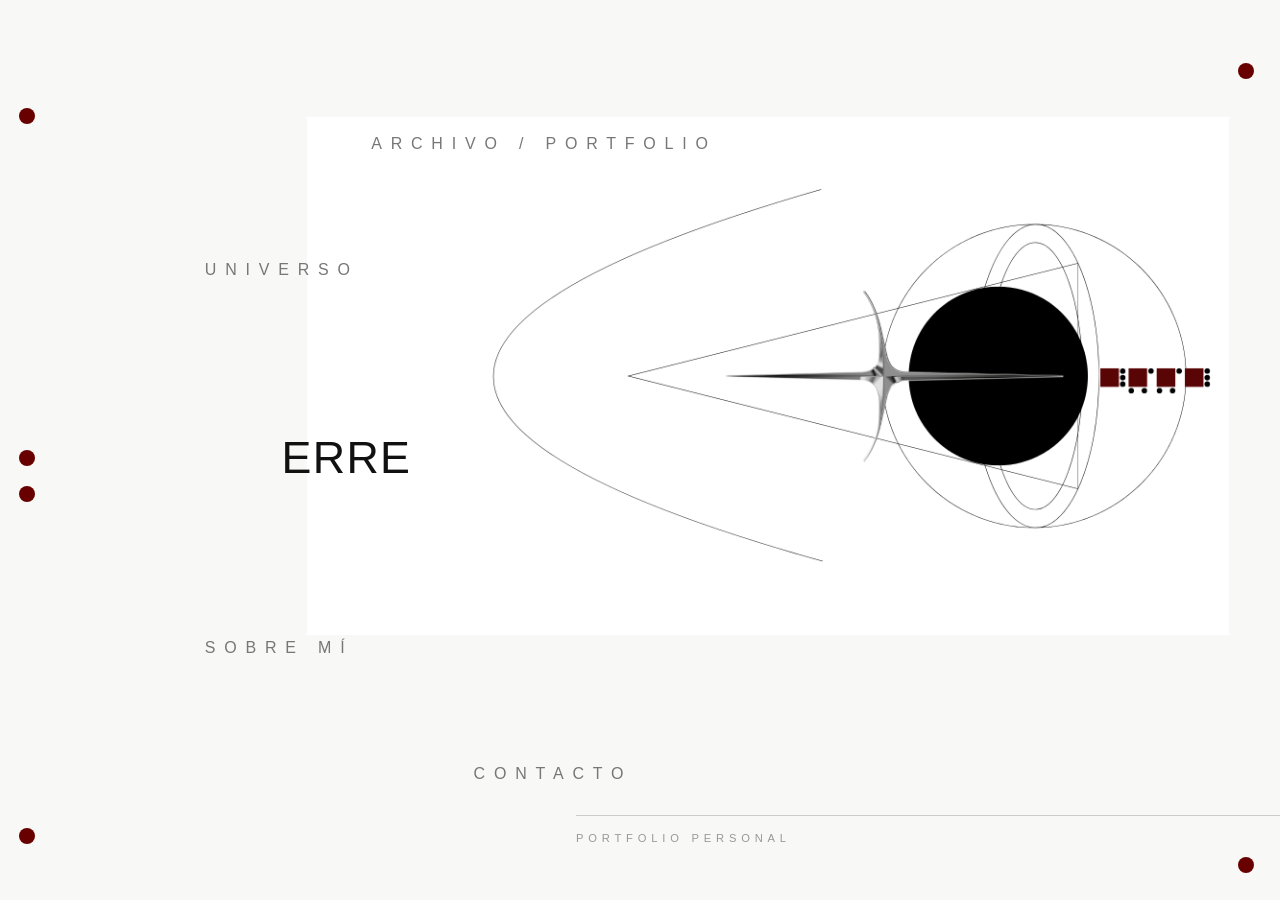
<file: index.html>
<!DOCTYPE html>
<html lang="es">
<head>
    <meta charset="UTF-8">
    <meta name="viewport" content="width=device-width, initial-scale=1.0">
    <title>ERRE | Portfolio</title>
    <link rel="stylesheet" href="css/estilos.css">
</head>

<body class="body-home">

    <header class="header-home">
        <nav>
            <a class="nav-home archivo-link" href="archivo.html">ARCHIVO / PORTFOLIO</a>
            <a class="nav-home universo-link" href="universo.html">UNIVERSO</a>
            <a class="nav-home sobre-link" href="sobre-mi.html">SOBRE MÍ</a>
            <a class="nav-home contacto-link" href="contacto.html">CONTACTO</a>
        </nav>
    </header>

    <main class="home">
        <div class="punto p1"></div>
        <div class="punto p2"></div>
        <div class="punto p3"></div>
        <div class="punto p4"></div>
        <div class="punto p5"></div>
        <div class="punto p6"></div>

        <section class="hero-home">
            <h1>ERRE</h1>
            <img src="img/3.png" alt="Imagen principal del portfolio">
        </section>
    </main>

    <footer class="footer-home">
        <p>PORTFOLIO PERSONAL</p>
    </footer>

</body>
</html>
</file>
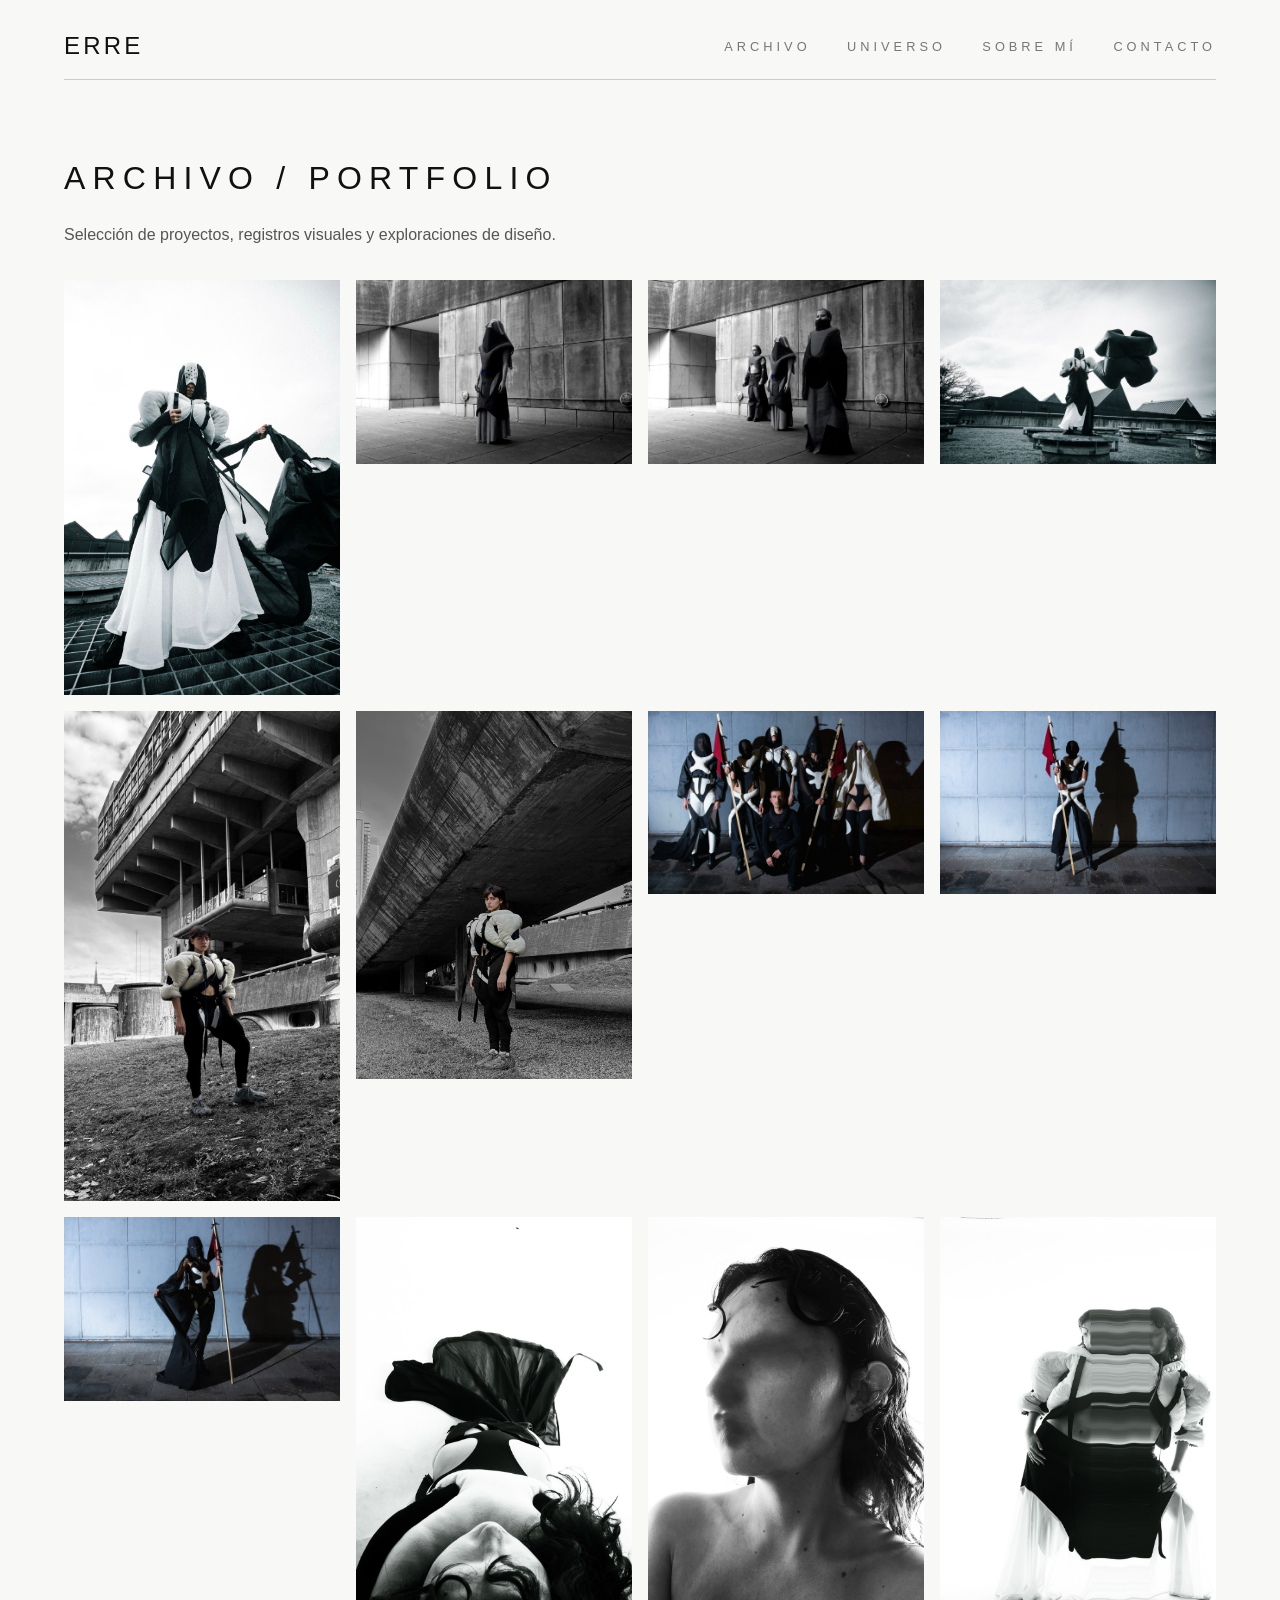
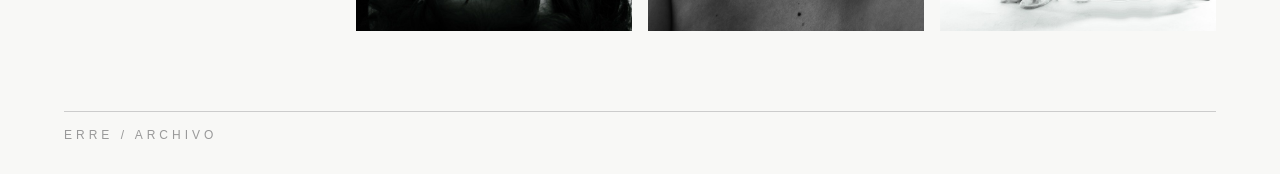
<file: archivo.html>
<!DOCTYPE html>
<html lang="es">
<head>
    <meta charset="UTF-8">
    <meta name="viewport" content="width=device-width, initial-scale=1.0">
    <title>Archivo | ERRE</title>
    <link rel="stylesheet" href="css/estilos.css">
</head>

<body>

    <header class="header-interno">
        <a class="logo" href="index.html">ERRE</a>
        <nav>
            <a href="archivo.html">ARCHIVO</a>
            <a href="universo.html">UNIVERSO</a>
            <a href="sobre-mi.html">SOBRE MÍ</a>
            <a href="contacto.html">CONTACTO</a>
        </nav>
    </header>

    <main class="pagina">
        <h1>ARCHIVO / PORTFOLIO</h1>
        <p>Selección de proyectos, registros visuales y exploraciones de diseño.</p>

        <section class="galeria">
            <a href="proyecto-000.html"><img src="img/archivo.jpg" alt="Proyecto archivo"></a>
            <a href="proyecto-001.html"><img src="img/archivo2.jpg" alt="Proyecto archivo"></a>
            <a href="proyecto-002.html"><img src="img/archivo3.jpg" alt="Proyecto archivo"></a>
            <img src="img/archivo4.jpg" alt="Proyecto archivo">
            <img src="img/archivo5.jpg" alt="Proyecto archivo">
            <img src="img/archivo6.jpg" alt="Proyecto archivo">
            <img src="img/archivo8.jpg" alt="Proyecto archivo">
            <img src="img/archivo10.jpg" alt="Proyecto archivo">
            <img src="img/archivo11.jpg" alt="Proyecto archivo">
            <img src="img/archivo12.jpg" alt="Proyecto archivo">
            <img src="img/archivo13.jpg" alt="Proyecto archivo">
            <img src="img/archivo14.jpg" alt="Proyecto archivo">
        </section>
    </main>

    <footer>
        <p>ERRE / ARCHIVO</p>
    </footer>

</body>
</html>
</file>
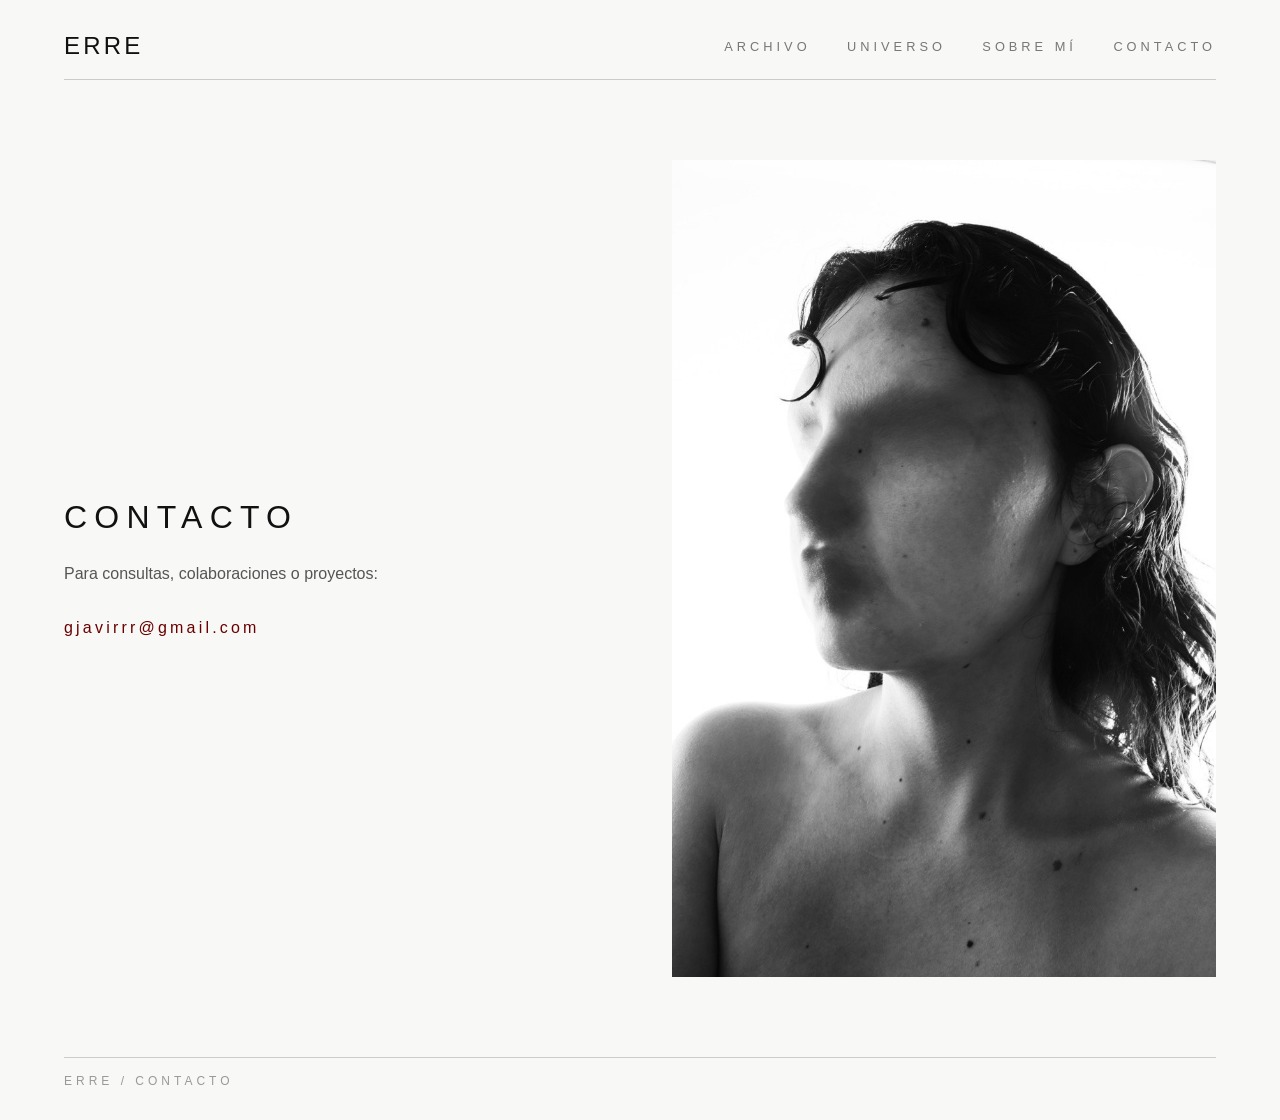
<file: contacto.html>
<!DOCTYPE html>
<html lang="es">
<head>
    <meta charset="UTF-8">
    <meta name="viewport" content="width=device-width, initial-scale=1.0">
    <title>Contacto | ERRE</title>
    <link rel="stylesheet" href="css/estilos.css">
</head>

<body>

    <header class="header-interno">
        <a class="logo" href="index.html">ERRE</a>
        <nav>
            <a href="archivo.html">ARCHIVO</a>
            <a href="universo.html">UNIVERSO</a>
            <a href="sobre-mi.html">SOBRE MÍ</a>
            <a href="contacto.html">CONTACTO</a>
        </nav>
    </header>

    <main class="pagina texto-imagen">
        <section>
            <h1>CONTACTO</h1>
            <p>Para consultas, colaboraciones o proyectos:</p>
            <a class="mail" href="mailto:gjavirrr@gmail.com">gjavirrr@gmail.com</a>
        </section>

        <img src="img/archivo13.jpg" alt="Imagen de contacto">
    </main>

    <footer>
        <p>ERRE / CONTACTO</p>
    </footer>

</body>
</html>
</file>
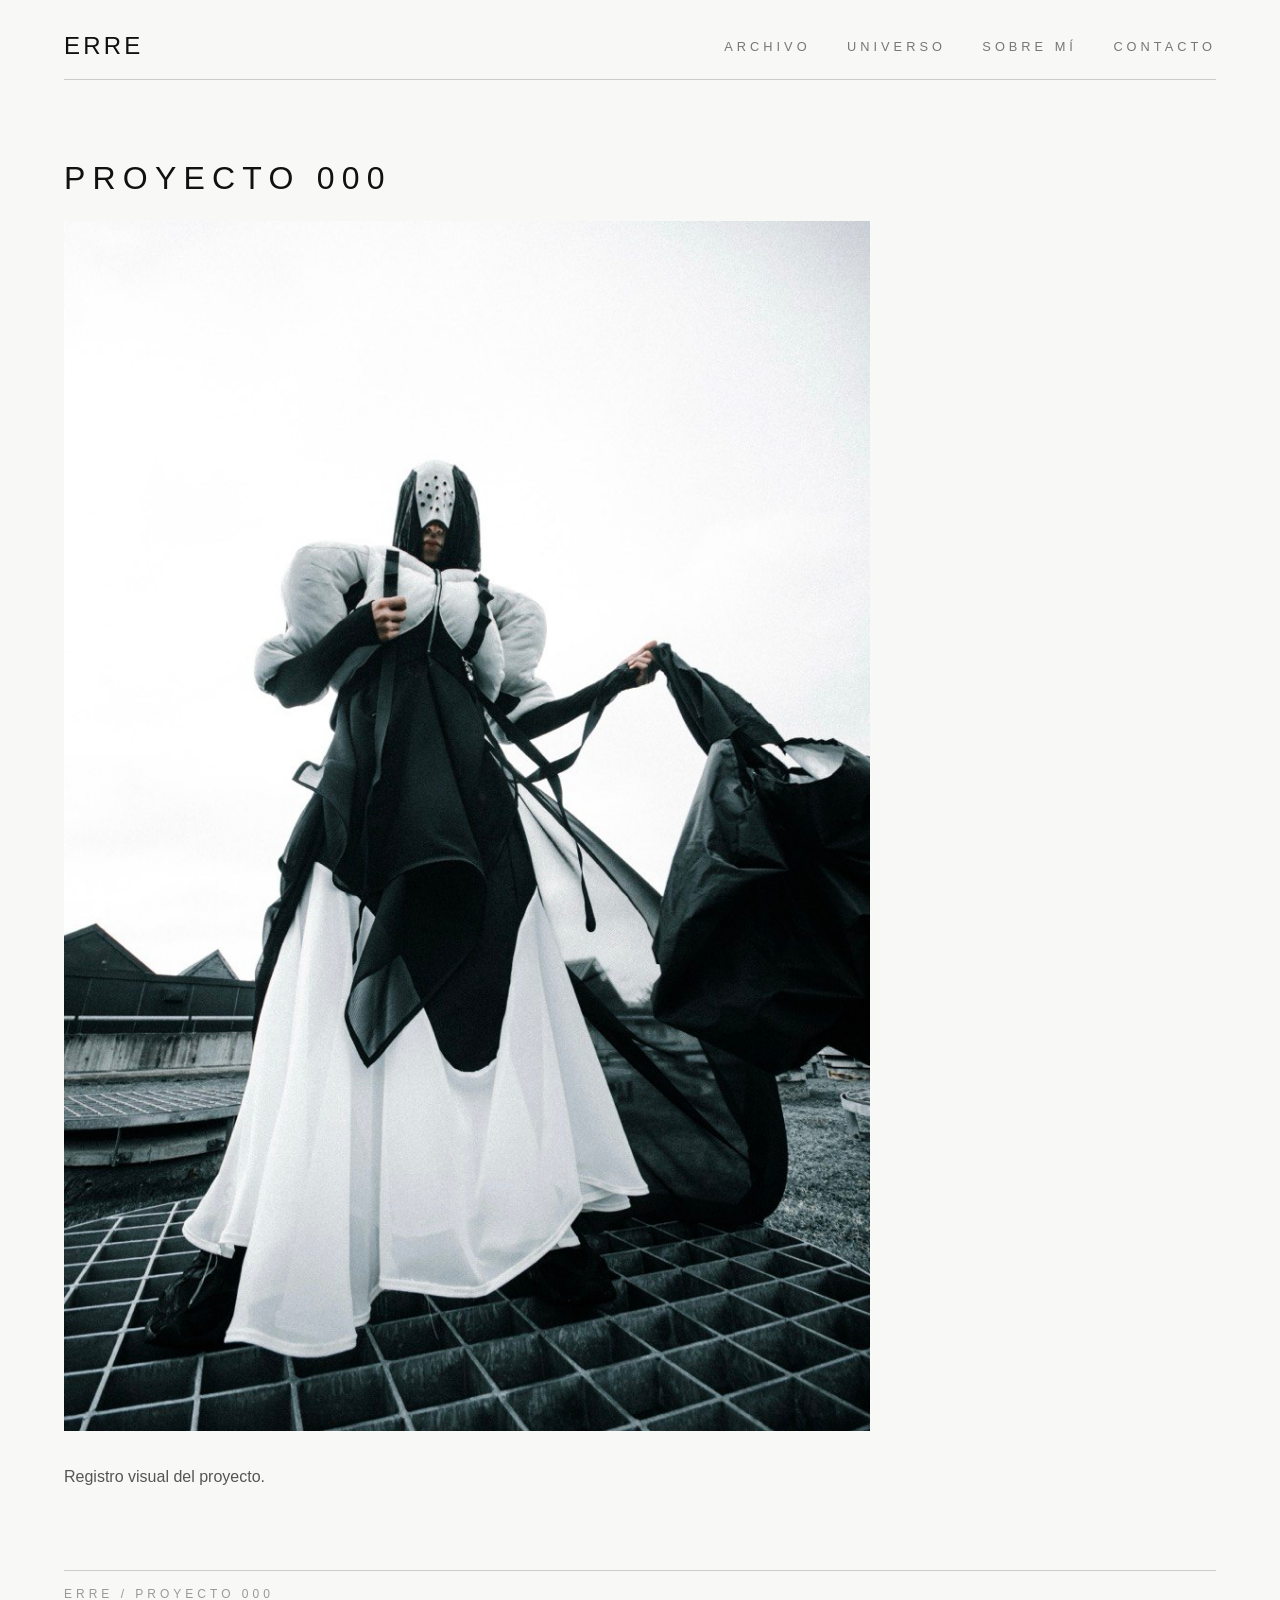
<file: proyecto-000.html>
<!DOCTYPE html>
<html lang="es">
<head>
    <meta charset="UTF-8">
    <meta name="viewport" content="width=device-width, initial-scale=1.0">
    <title>Proyecto 000 | ERRE</title>
    <link rel="stylesheet" href="css/estilos.css">
</head>

<body>

    <header class="header-interno">
        <a class="logo" href="index.html">ERRE</a>
        <nav>
            <a href="archivo.html">ARCHIVO</a>
            <a href="universo.html">UNIVERSO</a>
            <a href="sobre-mi.html">SOBRE MÍ</a>
            <a href="contacto.html">CONTACTO</a>
        </nav>
    </header>

    <main class="pagina proyecto">
        <h1>PROYECTO 000</h1>
        <img src="img/archivo.jpg" alt="Proyecto 000">
        <p>Registro visual del proyecto.</p>
    </main>

    <footer>
        <p>ERRE / PROYECTO 000</p>
    </footer>

</body>
</html>
</file>
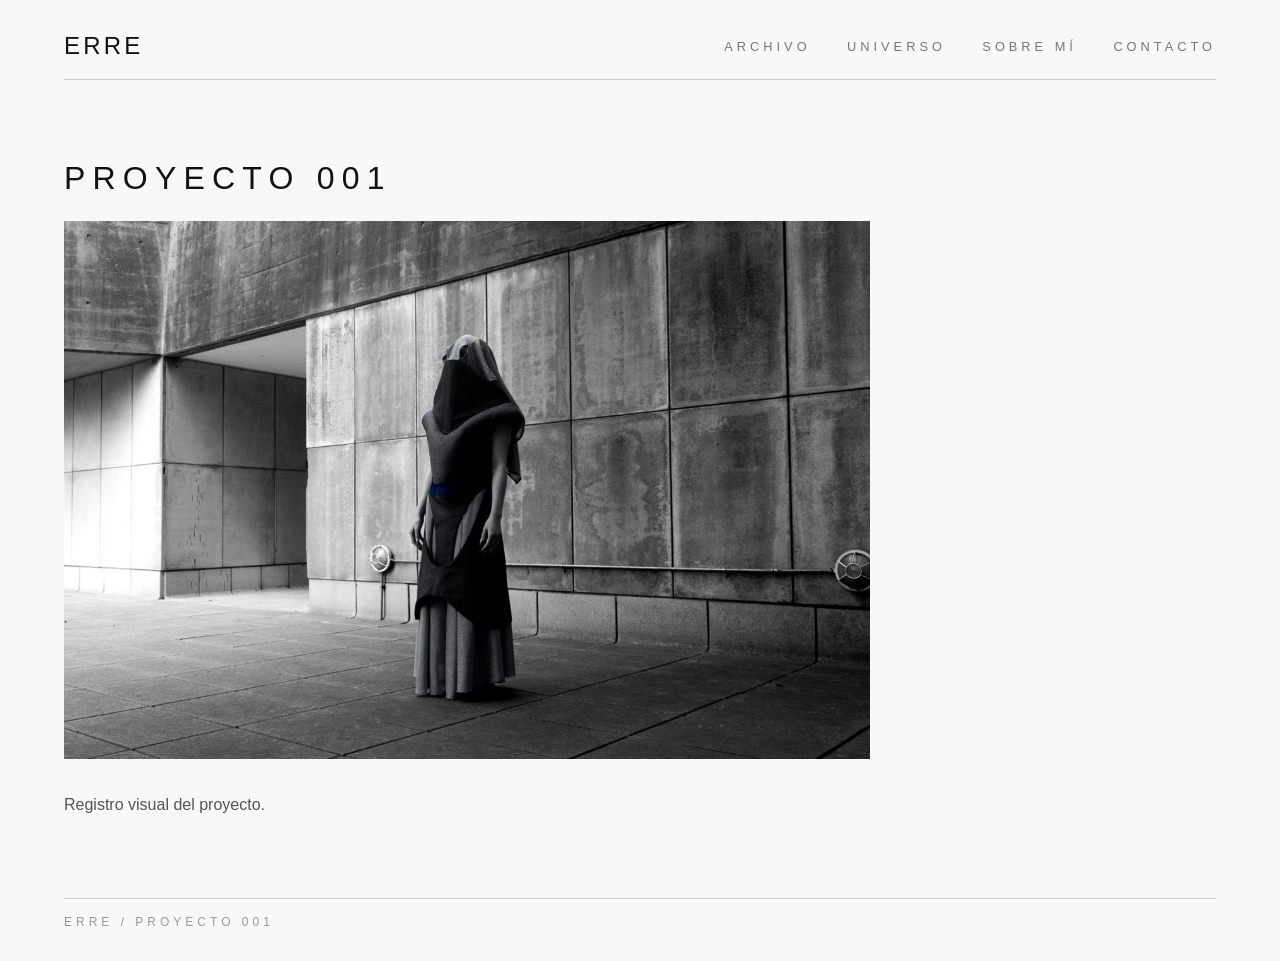
<file: proyecto-001.html>
<!DOCTYPE html>
<html lang="es">
<head>
    <meta charset="UTF-8">
    <meta name="viewport" content="width=device-width, initial-scale=1.0">
    <title>Proyecto 001 | ERRE</title>
    <link rel="stylesheet" href="css/estilos.css">
</head>

<body>

    <header class="header-interno">
        <a class="logo" href="index.html">ERRE</a>
        <nav>
            <a href="archivo.html">ARCHIVO</a>
            <a href="universo.html">UNIVERSO</a>
            <a href="sobre-mi.html">SOBRE MÍ</a>
            <a href="contacto.html">CONTACTO</a>
        </nav>
    </header>

    <main class="pagina proyecto">
        <h1>PROYECTO 001</h1>
        <img src="img/archivo2.jpg" alt="Proyecto 001">
        <p>Registro visual del proyecto.</p>
    </main>

    <footer>
        <p>ERRE / PROYECTO 001</p>
    </footer>

</body>
</html>
</file>
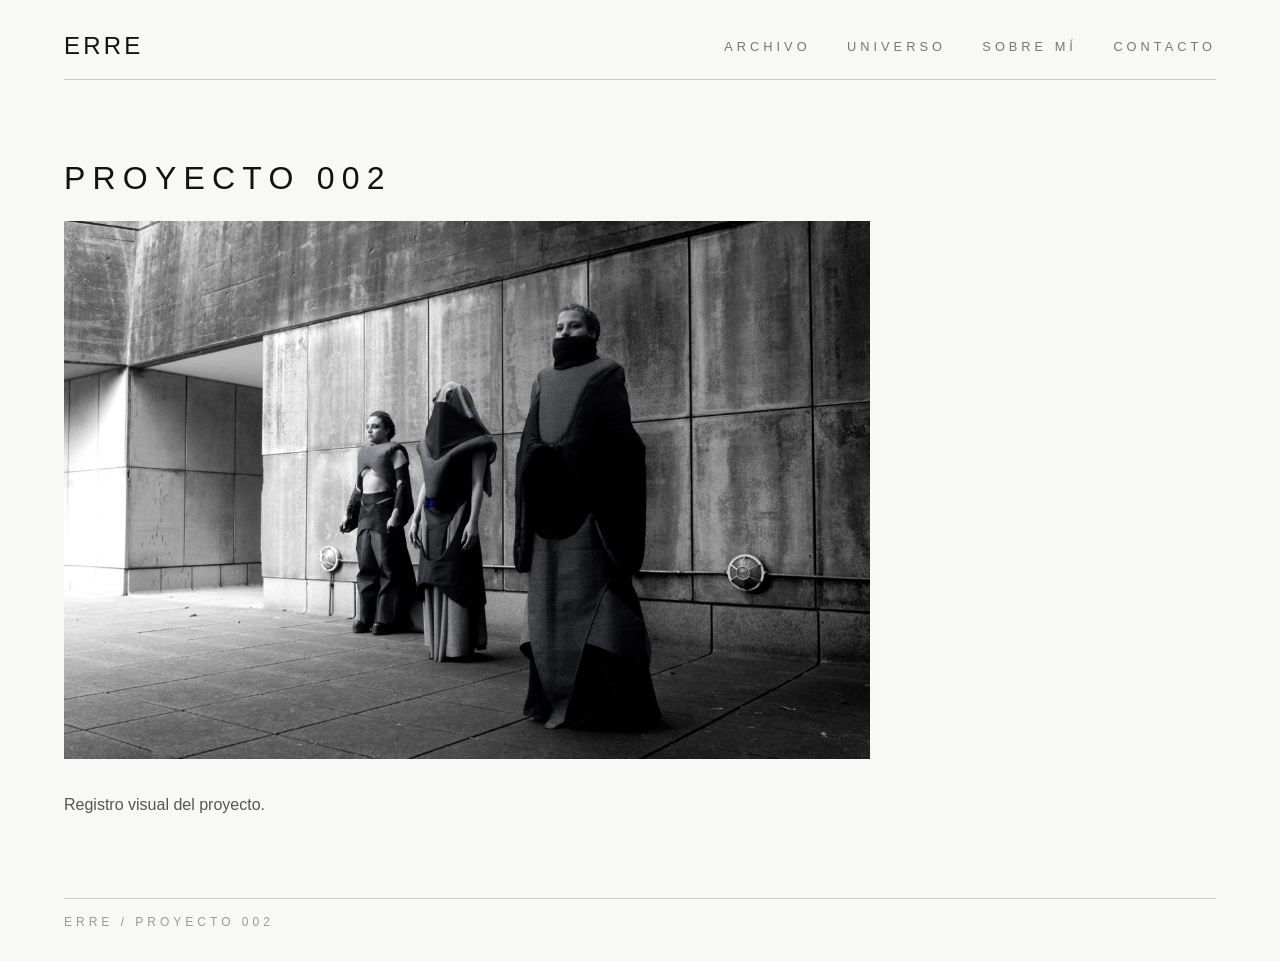
<file: proyecto-002.html>
<!DOCTYPE html>
<html lang="es">
<head>
    <meta charset="UTF-8">
    <meta name="viewport" content="width=device-width, initial-scale=1.0">
    <title>Proyecto 002 | ERRE</title>
    <link rel="stylesheet" href="css/estilos.css">
</head>

<body>

    <header class="header-interno">
        <a class="logo" href="index.html">ERRE</a>
        <nav>
            <a href="archivo.html">ARCHIVO</a>
            <a href="universo.html">UNIVERSO</a>
            <a href="sobre-mi.html">SOBRE MÍ</a>
            <a href="contacto.html">CONTACTO</a>
        </nav>
    </header>

    <main class="pagina proyecto">
        <h1>PROYECTO 002</h1>
        <img src="img/archivo3.jpg" alt="Proyecto 002">
        <p>Registro visual del proyecto.</p>
    </main>

    <footer>
        <p>ERRE / PROYECTO 002</p>
    </footer>

</body>
</html>
</file>
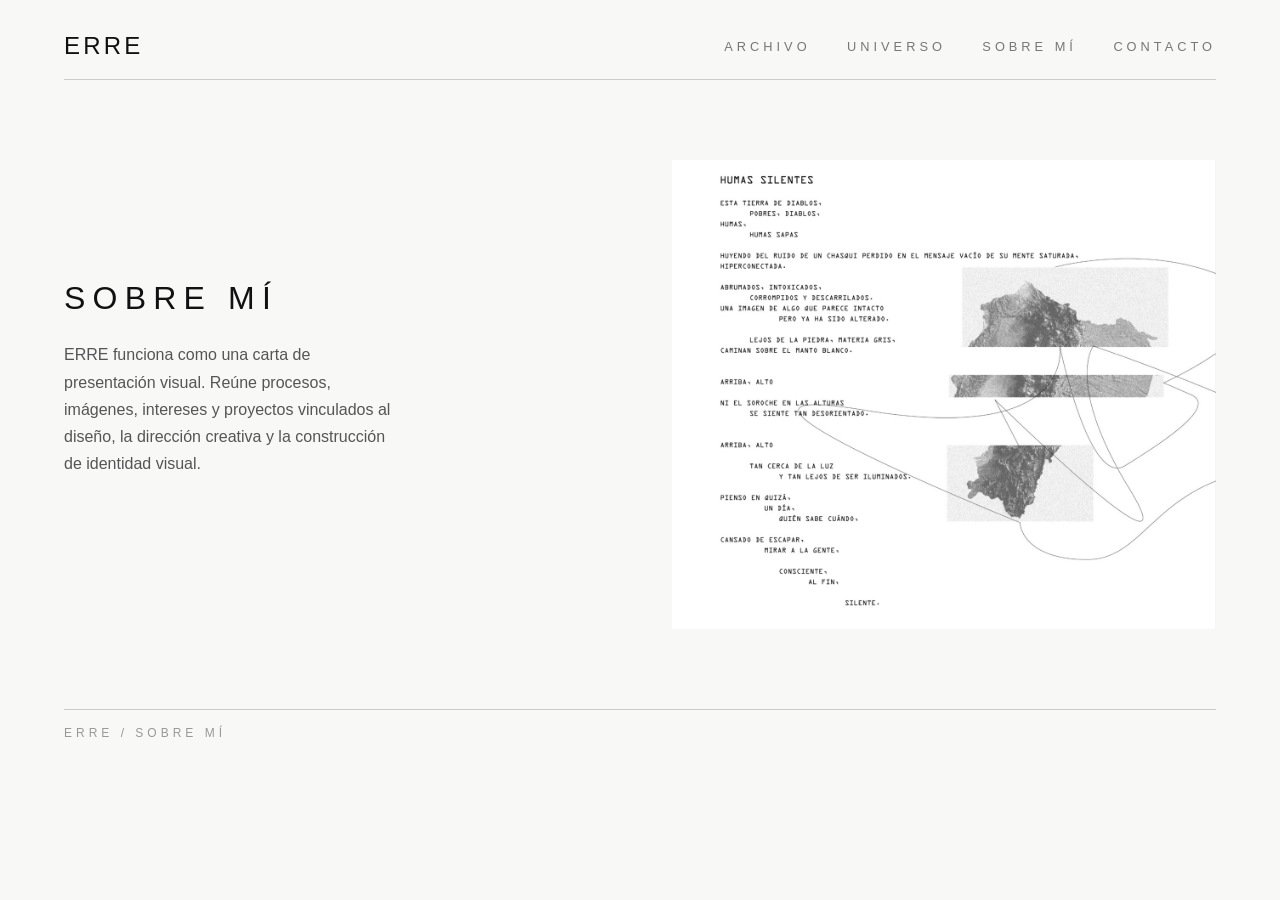
<file: sobre-mi.html>
<!DOCTYPE html>
<html lang="es">
<head>
    <meta charset="UTF-8">
    <meta name="viewport" content="width=device-width, initial-scale=1.0">
    <title>Sobre mí | ERRE</title>
    <link rel="stylesheet" href="css/estilos.css">
</head>

<body>

    <header class="header-interno">
        <a class="logo" href="index.html">ERRE</a>
        <nav>
            <a href="archivo.html">ARCHIVO</a>
            <a href="universo.html">UNIVERSO</a>
            <a href="sobre-mi.html">SOBRE MÍ</a>
            <a href="contacto.html">CONTACTO</a>
        </nav>
    </header>

    <main class="pagina texto-imagen">
        <section>
            <h1>SOBRE MÍ</h1>
            <p>
                ERRE funciona como una carta de presentación visual. Reúne procesos,
                imágenes, intereses y proyectos vinculados al diseño, la dirección creativa
                y la construcción de identidad visual.
            </p>
        </section>

        <img src="img/univ3.jpg" alt="Imagen sobre mí">
    </main>

    <footer>
        <p>ERRE / SOBRE MÍ</p>
    </footer>

</body>
</html>
</file>
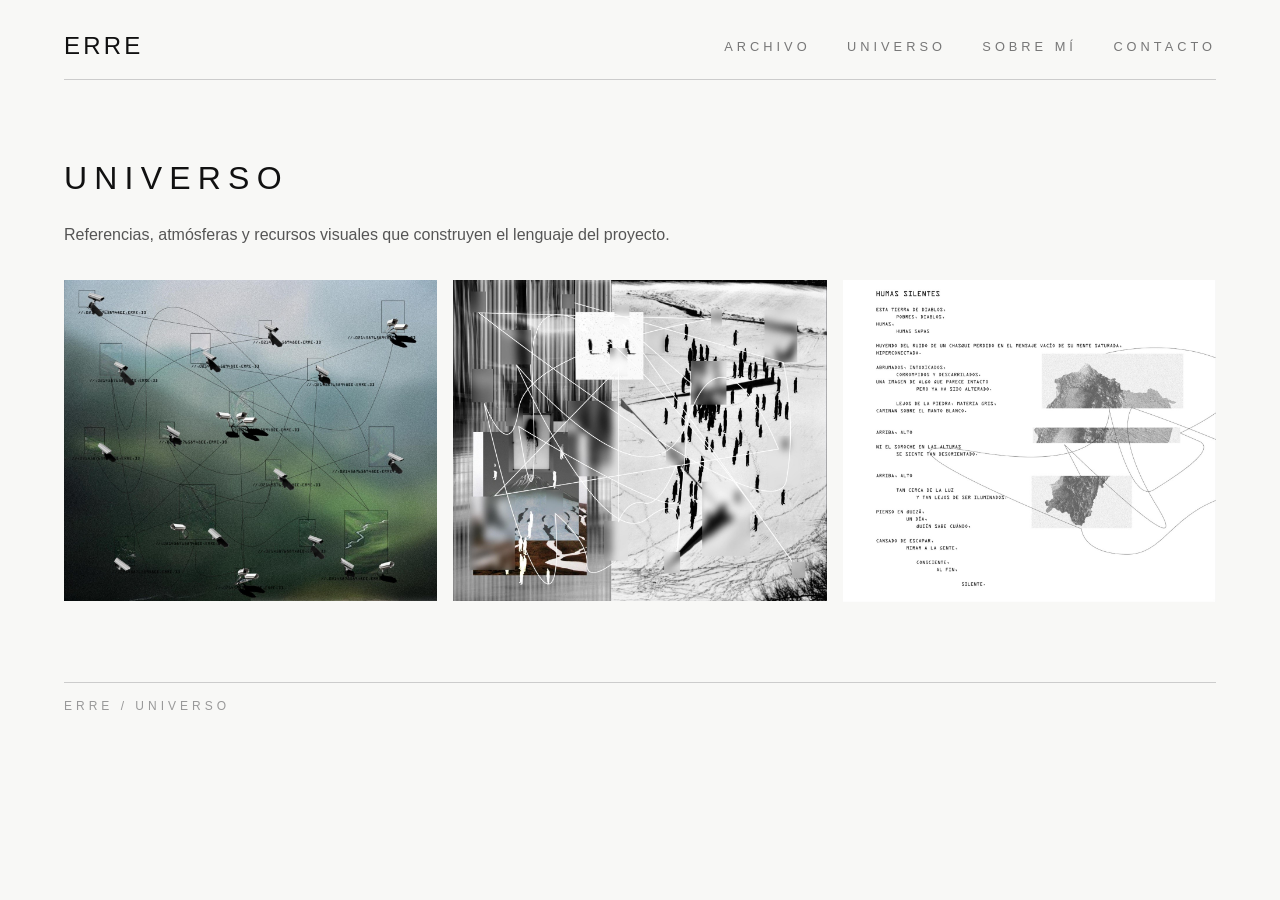
<file: universo.html>
<!DOCTYPE html>
<html lang="es">
<head>
    <meta charset="UTF-8">
    <meta name="viewport" content="width=device-width, initial-scale=1.0">
    <title>Universo | ERRE</title>
    <link rel="stylesheet" href="css/estilos.css">
</head>

<body>

    <header class="header-interno">
        <a class="logo" href="index.html">ERRE</a>
        <nav>
            <a href="archivo.html">ARCHIVO</a>
            <a href="universo.html">UNIVERSO</a>
            <a href="sobre-mi.html">SOBRE MÍ</a>
            <a href="contacto.html">CONTACTO</a>
        </nav>
    </header>

    <main class="pagina">
        <h1>UNIVERSO</h1>
        <p>Referencias, atmósferas y recursos visuales que construyen el lenguaje del proyecto.</p>

        <section class="galeria universo">
            <img src="img/univ1.jpg" alt="Universo visual">
            <img src="img/univ2.jpg" alt="Universo visual">
            <img src="img/univ3.jpg" alt="Universo visual">
        </section>
    </main>

    <footer>
        <p>ERRE / UNIVERSO</p>
    </footer>

</body>
</html>
</file>
<file: css/estilos.css>
* {
    margin: 0;
    padding: 0;
    box-sizing: border-box;
}

body {
    background-color: #f8f8f6;
    color: #111111;
    font-family: Arial, Helvetica, sans-serif;
}

a {
    text-decoration: none;
    color: #777777;
}

/* HOME */

.body-home {
    overflow: hidden;
}

.home {
    width: 100vw;
    height: 100vh;
    position: relative;
}

.header-home {
    position: absolute;
    width: 100%;
    height: 100%;
    z-index: 5;
}

.nav-home {
    position: absolute;
    font-size: 1rem;
    letter-spacing: 0.55rem;
    color: #777777;
}

.archivo-link {
    top: 15%;
    left: 29%;
}

.universo-link {
    top: 29%;
    left: 16%;
}

.sobre-link {
    top: 71%;
    left: 16%;
}

.contacto-link {
    top: 85%;
    left: 37%;
}

.hero-home {
    width: 100%;
    height: 100%;
    position: relative;
}

.hero-home h1 {
    position: absolute;
    top: 48%;
    left: 22%;
    font-size: 2.8rem;
    font-weight: normal;
    letter-spacing: 0.08rem;
    z-index: 3;
}

.hero-home img {
    position: absolute;
    width: 72%;
    top: 13%;
    right: 4%;
    z-index: 2;
}

.punto {
    width: 1rem;
    height: 1rem;
    background-color: #690000;
    border-radius: 50%;
    position: absolute;
    z-index: 6;
}

.p1 {
    top: 12%;
    left: 1.5%;
}

.p2 {
    top: 50%;
    left: 1.5%;
}

.p3 {
    top: 54%;
    left: 1.5%;
}

.p4 {
    top: 92%;
    left: 1.5%;
}

.p5 {
    top: 7%;
    right: 2%;
}

.p6 {
    bottom: 3%;
    right: 2%;
}

.footer-home {
    position: absolute;
    bottom: 1.5rem;
    left: 45%;
    color: #999999;
    font-size: 0.7rem;
    letter-spacing: 0.3rem;
    z-index: 8;
}

/* INTERNAS */

.header-interno {
    width: 90%;
    margin: 2rem auto;
    padding-bottom: 1.2rem;
    border-bottom: 1px solid #cccccc;
    display: flex;
    justify-content: space-between;
    align-items: center;
}

.logo {
    color: #111111;
    font-size: 1.5rem;
    letter-spacing: 0.2rem;
}

.header-interno nav a {
    margin-left: 2rem;
    font-size: 0.8rem;
    letter-spacing: 0.25rem;
}

.pagina {
    width: 90%;
    margin: 5rem auto;
}

.pagina h1 {
    font-size: 2rem;
    font-weight: normal;
    letter-spacing: 0.45rem;
    margin-bottom: 1.5rem;
}

.pagina p {
    width: 60%;
    font-size: 1rem;
    line-height: 1.7rem;
    color: #555555;
    margin-bottom: 2rem;
}

.galeria {
    display: grid;
    grid-template-columns: repeat(4, 1fr);
    gap: 1rem;
}

.galeria img {
    width: 100%;
    display: block;
}

.universo {
    grid-template-columns: repeat(3, 1fr);
}

.texto-imagen {
    display: grid;
    grid-template-columns: 1fr 1fr;
    gap: 4rem;
    align-items: center;
}

.texto-imagen img {
    width: 100%;
}

.mail {
    color: #690000;
    font-size: 1rem;
    letter-spacing: 0.2rem;
}

.proyecto img {
    width: 70%;
    display: block;
    margin-bottom: 2rem;
}

footer {
    width: 90%;
    margin: 4rem auto 2rem auto;
    padding-top: 1rem;
    border-top: 1px solid #cccccc;
    color: #999999;
    font-size: 0.75rem;
    letter-spacing: 0.25rem;
}

/* RESPONSIVE */

@media screen and (max-width: 768px) {

    .body-home {
        overflow: auto;
    }

    .home {
        min-height: 100vh;
    }

    .nav-home {
        font-size: 0.75rem;
        letter-spacing: 0.25rem;
    }

    .archivo-link {
        top: 10%;
        left: 8%;
    }

    .universo-link {
        top: 18%;
        left: 8%;
    }

    .sobre-link {
        top: 26%;
        left: 8%;
    }

    .contacto-link {
        top: 34%;
        left: 8%;
    }

    .hero-home h1 {
        top: 45%;
        left: 8%;
        font-size: 2rem;
    }

    .hero-home img {
        width: 115%;
        top: 38%;
        right: -20%;
    }

    .footer-home {
        left: 8%;
        bottom: 2rem;
    }

    .header-interno {
        display: block;
    }

    .header-interno nav {
        margin-top: 1.5rem;
    }

    .header-interno nav a {
        display: block;
        margin-left: 0;
        margin-bottom: 1rem;
    }

    .pagina p {
        width: 100%;
    }

    .galeria {
        grid-template-columns: 1fr;
    }

    .universo {
        grid-template-columns: 1fr;
    }

    .texto-imagen {
        grid-template-columns: 1fr;
    }

    .proyecto img {
        width: 100%;
    }
}
</file>
